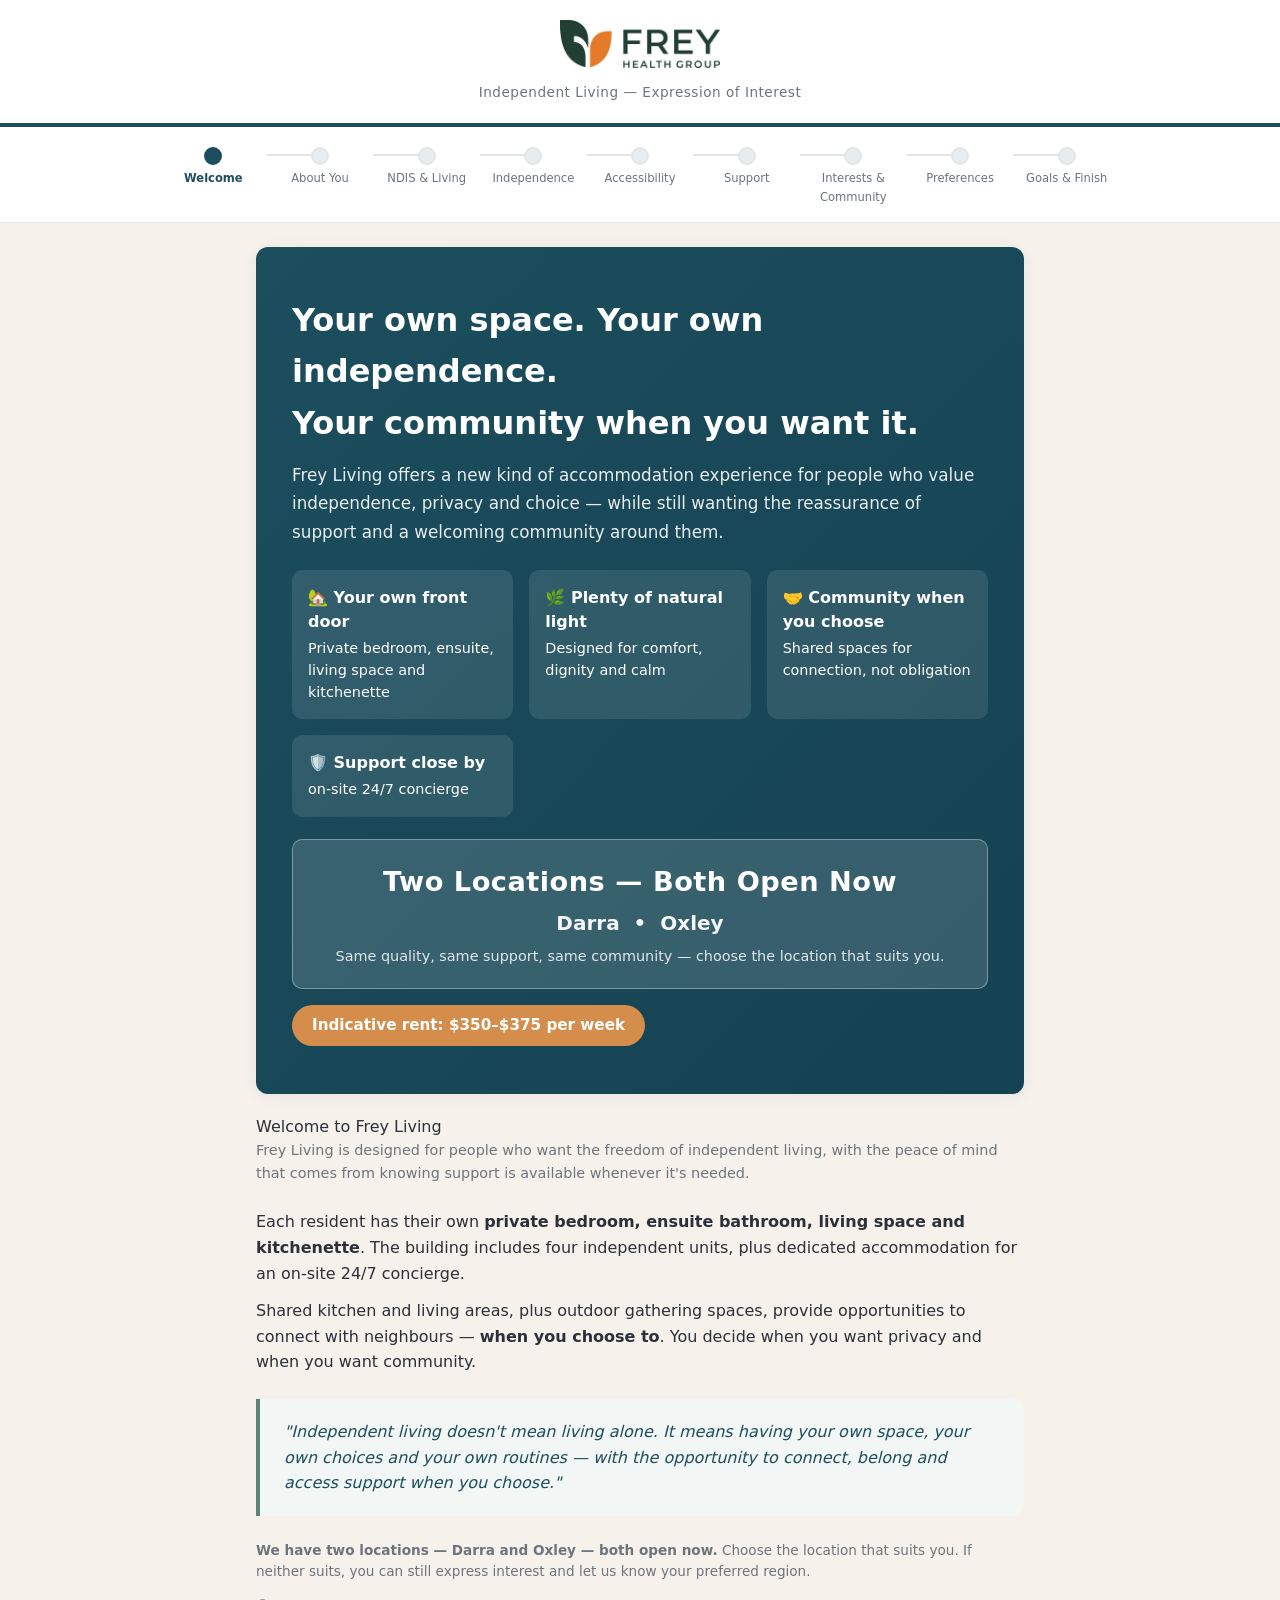
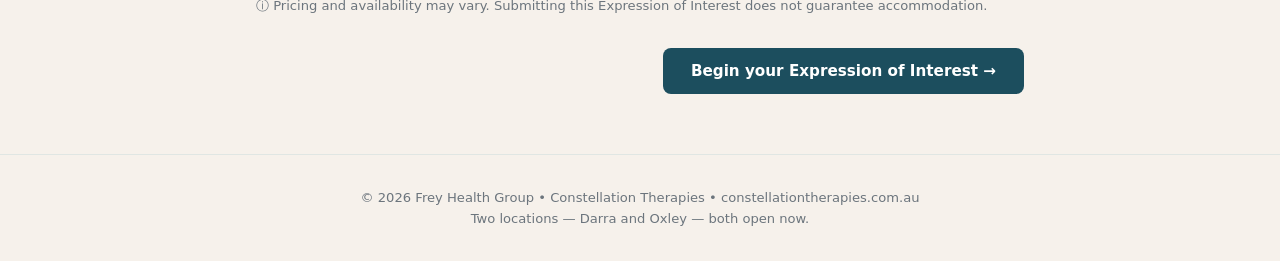
<file: freyliving/index.html>
<!DOCTYPE html>
<html lang="en">
<head>
<meta charset="UTF-8">
<meta name="viewport" content="width=device-width, initial-scale=1.0">
<link rel="icon" type="image/x-icon" href="[data-uri]">
<link rel="icon" type="image/png" sizes="32x32" href="[data-uri]">
<link rel="apple-touch-icon" href="[data-uri]">
<title>Frey Living — Expression of Interest | Frey Health Group</title>
<style>
/* ── Frey Health Group Brand ── */
:root {
  --teal: #1C4E5E;
  --sage: #5B8272;
  --ice-sage: #F2F6F4;
  --charcoal: #2B303A;
  --warm-taupe: #F6F1EB;
  --gold: #D48D4B;
  --white: #FFFFFF;
  --grey: #6C757D;
  --light-grey: #E8ECEF;
  --border: #E0E6E3;
  --danger: #C44D4D;
  --radius: 12px;
  --shadow: 0 2px 16px rgba(0,0,0,0.06);
  --font: 'Segoe UI', system-ui, -apple-system, sans-serif;
}
* { box-sizing: border-box; margin: 0; padding: 0; }
body {
  font-family: var(--font);
  background: var(--warm-taupe);
  color: var(--charcoal);
  line-height: 1.6;
  -webkit-font-smoothing: antialiased;
}

/* ── Header ── */
.header {
  background: var(--white);
  border-bottom: 4px solid var(--teal);
  padding: 20px 24px;
  text-align: center;
}
.header img { height: 44px; margin-bottom: 8px; }
.header .tagline {
  font-size: 0.85rem;
  color: var(--grey);
  letter-spacing: 0.5px;
}

/* ── Progress Bar ── */
.progress-wrap {
  background: var(--white);
  padding: 20px 24px 16px;
  border-bottom: 1px solid var(--border);
  position: sticky; top: 0; z-index: 100;
}
.progress-steps {
  display: flex;
  justify-content: space-between;
  max-width: 960px;
  margin: 0 auto;
  list-style: none;
}
.progress-steps li {
  flex: 1;
  text-align: center;
  font-size: 0.72rem;
  color: var(--grey);
  position: relative;
  padding-top: 22px;
  cursor: default;
  transition: color 0.3s;
}
.progress-steps li::before {
  content: '';
  position: absolute;
  top: 0; left: 50%;
  transform: translateX(-50%);
  width: 14px; height: 14px;
  border-radius: 50%;
  background: var(--light-grey);
  border: 2px solid var(--border);
  transition: all 0.3s;
  z-index: 2;
}
.progress-steps li::after {
  content: '';
  position: absolute;
  top: 7px; left: 0; right: 50%;
  height: 2px;
  background: var(--border);
  z-index: 1;
}
.progress-steps li:first-child::after { display: none; }
.progress-steps li.active { color: var(--teal); font-weight: 600; }
.progress-steps li.active::before {
  background: var(--teal);
  border-color: var(--teal);
}
.progress-steps li.done { color: var(--sage); }
.progress-steps li.done::before {
  background: var(--sage);
  border-color: var(--sage);
}
.progress-steps li.done::after { background: var(--sage); }
.progress-label-mobile { display: none; }

/* ── Container ── */
.container {
  max-width: 800px;
  margin: 24px auto 60px;
  padding: 0 16px;
}

/* ── Cards ── */
.card {
  background: var(--white);
  border-radius: var(--radius);
  box-shadow: var(--shadow);
  padding: 36px 32px;
  margin-bottom: 20px;
}
.card.intro-card {
  background: linear-gradient(135deg, var(--teal) 0%, #154252 100%);
  color: var(--white);
  padding: 48px 36px;
}
.card.intro-card h1 { color: var(--white); font-size: 2rem; margin-bottom: 12px; }
.card.intro-card .intro-subtitle {
  font-size: 1.05rem;
  opacity: 0.9;
  line-height: 1.7;
  margin-bottom: 20px;
}
.card.intro-card .feature-grid {
  display: grid;
  grid-template-columns: repeat(auto-fit, minmax(200px, 1fr));
  gap: 16px;
  margin-top: 24px;
}
.card.intro-card .feature-item {
  background: rgba(255,255,255,0.1);
  border-radius: 10px;
  padding: 16px;
  font-size: 0.9rem;
  line-height: 1.5;
}
.card.intro-card .feature-item strong {
  display: block;
  font-size: 1rem;
  margin-bottom: 4px;
}
.card.intro-card .price-badge {
  display: inline-block;
  background: var(--gold);
  color: var(--white);
  padding: 8px 20px;
  border-radius: 24px;
  font-weight: 600;
  font-size: 0.95rem;
  margin-top: 16px;
}

/* ── Typography ── */
h1 { font-size: 1.75rem; color: var(--teal); margin-bottom: 8px; }
h2 { font-size: 1.35rem; color: var(--teal); margin-bottom: 16px; font-weight: 600; }
h3 { font-size: 1.1rem; color: var(--charcoal); margin-bottom: 8px; }
.section-desc {
  color: var(--grey);
  font-size: 0.9rem;
  margin-bottom: 24px;
  line-height: 1.6;
}

/* ── Form Elements ── */
.form-group { margin-bottom: 20px; }
.form-group label {
  display: block;
  font-weight: 600;
  font-size: 0.9rem;
  margin-bottom: 6px;
  color: var(--charcoal);
}
.form-group .hint {
  font-size: 0.8rem;
  color: var(--grey);
  font-weight: 400;
  margin-bottom: 4px;
}
.form-group .required::after {
  content: ' *';
  color: var(--danger);
  font-weight: 400;
}
input[type="text"], input[type="email"], input[type="tel"], input[type="date"],
textarea, select {
  width: 100%;
  padding: 12px 14px;
  border: 1.5px solid var(--border);
  border-radius: 8px;
  font-size: 0.95rem;
  font-family: var(--font);
  color: var(--charcoal);
  background: var(--white);
  transition: border-color 0.2s, box-shadow 0.2s;
}
input:focus, textarea:focus, select:focus {
  outline: none;
  border-color: var(--teal);
  box-shadow: 0 0 0 3px rgba(28,78,94,0.1);
}
textarea { min-height: 100px; resize: vertical; }
select { appearance: none; background-image: url("data:image/svg+xml,%3Csvg xmlns='http://www.w3.org/2000/svg' width='12' height='12' viewBox='0 0 12 12'%3E%3Cpath fill='%236C757D' d='M6 8L1 3h10z'/%3E%3C/svg%3E"); background-repeat: no-repeat; background-position: right 14px center; padding-right: 36px; }
.form-row { display: grid; grid-template-columns: 1fr 1fr; gap: 16px; }
.form-row-3 { display: grid; grid-template-columns: 1fr 1fr 1fr; gap: 16px; }

/* ── Radio & Checkbox ── */
.radio-group, .checkbox-group { display: flex; flex-direction: column; gap: 8px; }
.radio-item, .checkbox-item {
  display: flex;
  align-items: flex-start;
  gap: 10px;
  padding: 10px 14px;
  border: 1.5px solid var(--border);
  border-radius: 8px;
  cursor: pointer;
  transition: all 0.15s;
}
.radio-item:hover, .checkbox-item:hover { border-color: var(--sage); background: var(--ice-sage); }
.radio-item.selected, .checkbox-item.selected {
  border-color: var(--teal);
  background: rgba(28,78,94,0.04);
}
.radio-item input, .checkbox-item input { margin-top: 3px; accent-color: var(--teal); }
.radio-item label, .checkbox-item label { font-weight: 400; cursor: pointer; flex: 1; }

/* ── Buttons ── */
.btn-row { display: flex; justify-content: space-between; gap: 12px; margin-top: 32px; }
.btn {
  padding: 14px 28px;
  border-radius: 8px;
  font-size: 0.95rem;
  font-weight: 600;
  cursor: pointer;
  border: none;
  transition: all 0.2s;
  font-family: var(--font);
}
.btn-primary {
  background: var(--teal);
  color: var(--white);
}
.btn-primary:hover { background: #154252; transform: translateY(-1px); box-shadow: 0 4px 12px rgba(28,78,94,0.25); }
.btn-secondary {
  background: var(--white);
  color: var(--teal);
  border: 1.5px solid var(--teal);
}
.btn-secondary:hover { background: var(--ice-sage); }
.btn-outline {
  background: transparent;
  color: var(--grey);
  border: 1px solid var(--border);
  font-weight: 400;
}
.btn-outline:hover { background: var(--light-grey); }

/* ── Step Visibility ── */
.step { display: none; }
.step.active { display: block; }

/* ── Footer ── */
.footer {
  text-align: center;
  padding: 32px 16px;
  color: var(--grey);
  font-size: 0.82rem;
  border-top: 1px solid var(--border);
  margin-top: 40px;
}

/* ── Confirmation ── */
.confirmation {
  text-align: center;
  padding: 48px 24px;
}
.confirmation .check-icon {
  width: 64px; height: 64px;
  background: var(--sage);
  border-radius: 50%;
  display: flex;
  align-items: center;
  justify-content: center;
  margin: 0 auto 24px;
  font-size: 2rem;
  color: white;
}
.confirmation h1 { margin-bottom: 16px; }
.confirmation p { color: var(--grey); font-size: 1.05rem; max-width: 520px; margin: 0 auto 12px; line-height: 1.7; }

/* ── Accent Quote ── */
.accent-quote {
  border-left: 4px solid var(--sage);
  background: var(--ice-sage);
  padding: 20px 24px;
  border-radius: 0 var(--radius) var(--radius) 0;
  margin: 24px 0;
  font-style: italic;
  color: var(--teal);
  font-size: 1rem;
}

/* ── Responsive ── */
@media (max-width: 640px) {
  .form-row, .form-row-3 { grid-template-columns: 1fr; }
  .card { padding: 24px 18px; }
  .card.intro-card { padding: 32px 20px; }
  .card.intro-card h1 { font-size: 1.5rem; }
  .card.intro-card .feature-grid { grid-template-columns: 1fr; }
  .progress-steps li { font-size: 0.65rem; }
  .progress-steps li span.full { display: none; }
  .progress-label-mobile { display: block; font-size: 0.85rem; font-weight: 600; color: var(--teal); margin-bottom: 12px; }
  h1 { font-size: 1.4rem; }
  .btn { padding: 12px 20px; font-size: 0.9rem; }
}

/* ── Error state ── */
.error-msg { color: var(--danger); font-size: 0.82rem; margin-top: 4px; display: none; }
.form-group.error input, .form-group.error select, .form-group.error textarea { border-color: var(--danger); }
.form-group.error .error-msg { display: block; }

/* ── Conditional fields ── */
.conditional { display: none; margin-top: 12px; padding: 16px; background: var(--ice-sage); border-radius: 8px; }
.conditional.show { display: block; }

/* ── Tags / Interests grid ── */
.tag-grid {
  display: grid;
  grid-template-columns: repeat(auto-fill, minmax(140px, 1fr));
  gap: 8px;
}
.tag-item {
  padding: 10px 14px;
  border: 1.5px solid var(--border);
  border-radius: 24px;
  text-align: center;
  font-size: 0.85rem;
  cursor: pointer;
  transition: all 0.15s;
  user-select: none;
}
.tag-item:hover { border-color: var(--sage); background: var(--ice-sage); }
.tag-item.selected { background: var(--teal); color: white; border-color: var(--teal); }
</style>
</head>
<body>

<div class="header">
  <img src="[data-uri]" alt="Frey Health Group" style="height:48px;margin-bottom:6px;">
  <div class="tagline">Independent Living — Expression of Interest</div>
</div>

<div class="progress-wrap">
  <div class="progress-label-mobile" id="stepLabel">Step 1 of 8 — Welcome</div>
  <ul class="progress-steps" id="progressSteps">
    <li class="active" data-step="0"><span class="full">Welcome</span></li>
    <li data-step="1"><span class="full">About You</span></li>
    <li data-step="2"><span class="full">NDIS &amp; Living</span></li>
    <li data-step="3"><span class="full">Independence</span></li>
    <li data-step="4"><span class="full">Accessibility</span></li>
    <li data-step="5"><span class="full">Support</span></li>
    <li data-step="6"><span class="full">Interests &amp; Community</span></li>
    <li data-step="7"><span class="full">Preferences</span></li>
    <li data-step="8"><span class="full">Goals &amp; Finish</span></li>
  </ul>
</div>

<div class="container">

<!-- ═══════════ STEP 0: INTRODUCTION ═══════════ -->
<div class="step active" id="step0">
  <div class="card intro-card">
    <h1>Your own space. Your own independence. <br>Your community when you want it.</h1>
    <p class="intro-subtitle">
      Frey Living offers a new kind of accommodation experience for people who value independence, privacy and choice — while still wanting the reassurance of support and a welcoming community around them.
    </p>
    <div class="feature-grid">
      <div class="feature-item"><strong>🏡 Your own front door</strong>Private bedroom, ensuite, living space and kitchenette</div>
      <div class="feature-item"><strong>🌿 Plenty of natural light</strong>Designed for comfort, dignity and calm</div>
      <div class="feature-item"><strong>🤝 Community when you choose</strong>Shared spaces for connection, not obligation</div>
      <div class="feature-item"><strong>🛡️ Support close by</strong>on-site 24/7 concierge</div>
    </div>
    <div style="background: rgba(255,255,255,0.14); border: 1.5px solid rgba(255,255,255,0.35); border-radius: 10px; padding: 20px 22px; margin-top: 22px; text-align: center;">
      <div style="font-size: 1.7rem; font-weight: 700; letter-spacing: 0.5px; margin-bottom: 4px;">Two Locations — Both Open Now</div>
      <div style="font-size: 1.25rem; font-weight: 600; opacity: 0.95;">Darra &nbsp;•&nbsp; Oxley</div>
      <div style="font-size: 0.9rem; opacity: 0.85; margin-top: 6px;">Same quality, same support, same community — choose the location that suits you.</div>
    </div>
    <div class="price-badge">Indicative rent: $350–$375 per week</div>
  </div>

  Welcome to Frey Living</h2>
    <p class="section-desc">
      Frey Living is designed for people who want the freedom of independent living, with the peace of mind that comes from knowing support is available whenever it's needed.
    </p>
    <p style="margin-bottom:12px;">Each resident has their own <strong>private bedroom, ensuite bathroom, living space and kitchenette</strong>. The building includes four independent units, plus dedicated accommodation for an on-site 24/7 concierge.</p>
    <p style="margin-bottom:12px;">Shared kitchen and living areas, plus outdoor gathering spaces, provide opportunities to connect with neighbours — <strong>when you choose to</strong>. You decide when you want privacy and when you want community.</p>
    <div class="accent-quote">
      "Independent living doesn't mean living alone. It means having your own space, your own choices and your own routines — with the opportunity to connect, belong and access support when you choose."
    </div>
    <p style="font-size:0.85rem; color: var(--grey); margin-top: 16px;">
      <strong>We have two locations — Darra and Oxley — both open now.</strong> Choose the location that suits you. If neither suits, you can still express interest and let us know your preferred region.
    </p>
    <p style="font-size:0.82rem; color: var(--grey); margin-top: 12px;">
      ⓘ Pricing and availability may vary. Submitting this Expression of Interest does not guarantee accommodation.
    </p>
    <div class="btn-row">
      <div></div>
      <button class="btn btn-primary" onclick="goToStep(1)">Begin your Expression of Interest →</button>
    </div>
  </div>
</div>

<!-- ═══════════ STEP 1: ABOUT YOU ═══════════ -->
<div class="step" id="step1">
  <div class="card">
    <h2>About You</h2>
    <p class="section-desc">Let's start with the basics. This helps us get to know you and how best to stay in touch.</p>

    <div class="form-row">
      <div class="form-group"><label class="required">Full name</label><input type="text" id="fullName" placeholder="Your full legal name"></div>
      <div class="form-group"><label>Preferred name</label><input type="text" id="prefName" placeholder="What should we call you?"></div>
    </div>
    <div class="form-row">
      <div class="form-group"><label class="required">Date of birth</label><input type="date" id="dob"></div>
      <div class="form-group"><label>Pronouns <span class="hint">(optional)</span></label><input type="text" id="pronouns" placeholder="e.g. she/her, he/him, they/them"></div>
    </div>
    <div class="form-row">
      <div class="form-group"><label class="required">Phone number</label><input type="tel" id="phone" placeholder="04XX XXX XXX"></div>
      <div class="form-group"><label class="required">Email address</label><input type="email" id="email" placeholder="your@email.com"></div>
    </div>
    <div class="form-row">
      <div class="form-group"><label>Current suburb</label><input type="text" id="suburb" placeholder="Where do you live now?"></div>
      <div class="form-group"><label>Preferred contact method</label><select id="contactMethod"><option value="">Select...</option><option>Phone</option><option>Email</option><option>SMS</option><option>Either is fine</option></select></div>
    </div>
    <div class="form-group"><label>Best time to contact you</label><select id="contactTime"><option value="">Select...</option><option>Morning</option><option>Afternoon</option><option>Early evening</option><option>Anytime</option></select></div>

    <h3 style="margin-top:28px;">Emergency Contact</h3>
    <div class="form-row">
      <div class="form-group"><label class="required">Name</label><input type="text" id="emName" placeholder="Emergency contact name"></div>
      <div class="form-group"><label>Relationship</label><input type="text" id="emRel" placeholder="e.g. Parent, sibling, friend"></div>
    </div>
    <div class="form-group"><label class="required">Phone number</label><input type="tel" id="emPhone" placeholder="Emergency contact phone"></div>

    <h3 style="margin-top:28px;">Who is helping you complete this Expression of Interest?</h3>
    <div class="radio-group" id="helperType">
      <div class="radio-item" onclick="selectRadio(this,'helperType');toggleConditional('helperDetails','self')"><input type="radio" name="helper" value="self"><label>I am completing it myself</label></div>
      <div class="radio-item" onclick="selectRadio(this,'helperType');toggleConditional('helperDetails','other')"><input type="radio" name="helper" value="family"><label>Family member</label></div>
      <div class="radio-item" onclick="selectRadio(this,'helperType');toggleConditional('helperDetails','other')"><input type="radio" name="helper" value="support_worker"><label>Support worker</label></div>
      <div class="radio-item" onclick="selectRadio(this,'helperType');toggleConditional('helperDetails','other')"><input type="radio" name="helper" value="support_coordinator"><label>Support Coordinator</label></div>
      <div class="radio-item" onclick="selectRadio(this,'helperType');toggleConditional('helperDetails','other')"><input type="radio" name="helper" value="plan_manager"><label>Plan Manager</label></div>
      <div class="radio-item" onclick="selectRadio(this,'helperType');toggleConditional('helperDetails','other')"><input type="radio" name="helper" value="allied_health"><label>Allied health professional</label></div>
      <div class="radio-item" onclick="selectRadio(this,'helperType');toggleConditional('helperDetails','other')"><input type="radio" name="helper" value="advocate"><label>Advocate</label></div>
      <div class="radio-item" onclick="selectRadio(this,'helperType');toggleConditional('helperDetails','other')"><input type="radio" name="helper" value="other"><label>Other</label></div>
    </div>
    <div class="conditional" id="helperDetails">
      <div class="form-row">
        <div class="form-group"><label>Name</label><input type="text" id="helperName"></div>
        <div class="form-group"><label>Organisation / Relationship</label><input type="text" id="helperOrg"></div>
      </div>
      <div class="form-row">
        <div class="form-group"><label>Contact details</label><input type="text" id="helperContact"></div>
        <div class="form-group"><label>Relationship to applicant</label><input type="text" id="helperRel"></div>
      </div>
    </div>
    <div class="btn-row">
      <button class="btn btn-outline" onclick="goToStep(0)">← Back</button>
      <button class="btn btn-primary" onclick="goToStep(2)">Continue →</button>
    </div>
  </div>
</div>

<!-- ═══════════ STEP 2: NDIS + CURRENT LIVING ═══════════ -->
<div class="step" id="step2">
  <div class="card">
    <h2>Your NDIS Details</h2>
    <p class="section-desc">This information helps us understand your funding arrangements.</p>
    <div class="form-row">
      <div class="form-group"><label>NDIS participant number</label><input type="text" id="ndisNumber" placeholder="If known"></div>
      <div class="form-group"><label>NDIS plan dates</label><input type="text" id="ndisDates" placeholder="e.g. Jan 2026 – Jan 2027"></div>
    </div>
    <div class="form-group"><label>Plan management type</label>
      <div class="radio-group" id="planMgmt">
        <div class="radio-item" onclick="selectRadio(this,'planMgmt')"><input type="radio" name="planMgmt" value="self"><label>Self-managed</label></div>
        <div class="radio-item" onclick="selectRadio(this,'planMgmt')"><input type="radio" name="planMgmt" value="plan"><label>Plan-managed</label></div>
        <div class="radio-item" onclick="selectRadio(this,'planMgmt')"><input type="radio" name="planMgmt" value="agency"><label>Agency-managed (NDIA)</label></div>
        <div class="radio-item" onclick="selectRadio(this,'planMgmt')"><input type="radio" name="planMgmt" value="unsure"><label>I'm not sure</label></div>
      </div>
    </div>
    <div class="form-row">
      <div class="form-group"><label>Support Coordinator name</label><input type="text" id="scName"></div>
      <div class="form-group"><label>Support Coordinator organisation</label><input type="text" id="scOrg"></div>
    </div>
    <div class="form-group"><label>Support Coordinator contact details</label><input type="text" id="scContact"></div>
    <div class="form-row">
      <div class="form-group"><label>Plan Manager name (if applicable)</label><input type="text" id="pmName"></div>
      <div class="form-group"><label>Plan Manager contact</label><input type="text" id="pmContact"></div>
    </div>
    <div class="form-group"><label>Do you currently have funding that may support your accommodation or support needs?</label>
      <div class="radio-group" id="hasFunding">
        <div class="radio-item" onclick="selectRadio(this,'hasFunding')"><input type="radio" name="hasFunding" value="yes"><label>Yes</label></div>
        <div class="radio-item" onclick="selectRadio(this,'hasFunding')"><input type="radio" name="hasFunding" value="no"><label>No</label></div>
        <div class="radio-item" onclick="selectRadio(this,'hasFunding')"><input type="radio" name="hasFunding" value="unsure"><label>Unsure</label></div>
        <div class="radio-item" onclick="selectRadio(this,'hasFunding')"><input type="radio" name="hasFunding" value="review"><label>Currently being reviewed</label></div>
      </div>
    </div>
    <div class="form-group">
      <div class="checkbox-item" onclick="this.classList.toggle('selected');this.querySelector('input').checked=!this.querySelector('input').checked">
        <input type="checkbox" id="wantNdisHelp"><label>I would like assistance understanding how my NDIS funding may relate to my accommodation and support arrangements</label>
      </div>
      <p class="hint" style="margin-top:6px;">Frey Health Group does not provide definitive NDIS funding advice through this form.</p>
    </div>
  </div>

  <div class="card">
    <h2>About Your Current Living Situation</h2>
    <div class="form-group"><label>Where do you currently live?</label><input type="text" id="currentLive" placeholder="Suburb or area"></div>
    <div class="form-group"><label>Who do you currently live with?</label><input type="text" id="liveWith" placeholder="e.g. Family, housemates, alone"></div>
    <div class="form-group"><label>How long have you lived there?</label><input type="text" id="liveHowLong"></div>
    <div class="form-group"><label>What do you like about your current living arrangement?</label><textarea id="likeCurrent" rows="2"></textarea></div>
    <div class="form-group"><label>What would you like to be different?</label><textarea id="differentWish" rows="2"></textarea></div>
    <div class="form-group"><label>Why are you considering independent living now?</label><textarea id="whyNow" rows="2"></textarea></div>
    <div class="form-row">
      <div class="form-group"><label>Have you previously lived independently?</label><select id="livedIndep"><option value="">Select...</option><option>Yes</option><option>No</option><option>Some experience</option></select></div>
      <div class="form-group"><label>Have you previously lived away from family?</label><select id="livedAway"><option value="">Select...</option><option>Yes</option><option>No</option></select></div>
    </div>
    <div class="form-group"><label>What does "independent living" mean to you?</label><textarea id="indepMeaning" rows="2" placeholder="There are no wrong answers — we'd love to hear what independence looks like through your eyes."></textarea></div>
    <div class="form-group"><label>Tell us what you are hoping your new home will help you achieve.</label><textarea id="homeGoals" rows="3" placeholder="What does your ideal next chapter look like?"></textarea></div>
    <div class="btn-row">
      <button class="btn btn-outline" onclick="goToStep(1)">← Back</button>
      <button class="btn btn-primary" onclick="goToStep(3)">Continue →</button>
    </div>
  </div>
</div>

<!-- ═══════════ STEP 3: YOUR INDEPENDENCE ═══════════ -->
<div class="step" id="step3">
  <div class="card">
    <h2>Your Independence</h2>
    <p class="section-desc">This section helps us understand what you do now and where you'd like to grow. There are no right answers — this is about you.</p>
    <div id="independenceGrid"></div>
    <div class="form-group" style="margin-top:20px;"><label>What are you most proud of being able to do independently?</label><textarea id="proudOf" rows="2" placeholder="We'd love to celebrate your strengths with you."></textarea></div>
    <div class="form-group"><label>Are there areas where you would like more independence or confidence?</label><textarea id="wantMoreIndep" rows="2"></textarea></div>
    <div class="btn-row">
      <button class="btn btn-outline" onclick="goToStep(2)">← Back</button>
      <button class="btn btn-primary" onclick="goToStep(4)">Continue →</button>
    </div>
  </div>
</div>

<!-- ═══════════ STEP 4: ACCESSIBILITY ═══════════ -->
<div class="step" id="step4">
  <div class="card">
    <h2>Accessibility and Environmental Needs</h2>
    <p class="section-desc">Your new home should work for you. Help us understand what you need to feel comfortable, safe and at ease.</p>

    <h3>Mobility</h3>
    <div class="radio-group" id="mobility">
      <div class="radio-item" onclick="selectRadio(this,'mobility')"><input type="radio" name="mobility" value="independent"><label>I walk independently</label></div>
      <div class="radio-item" onclick="selectRadio(this,'mobility')"><input type="radio" name="mobility" value="walking_aid"><label>I use a walking aid</label></div>
      <div class="radio-item" onclick="selectRadio(this,'mobility')"><input type="radio" name="mobility" value="manual_wheelchair"><label>I use a manual wheelchair</label></div>
      <div class="radio-item" onclick="selectRadio(this,'mobility')"><input type="radio" name="mobility" value="powered_wheelchair"><label>I use a powered wheelchair</label></div>
      <div class="radio-item" onclick="selectRadio(this,'mobility')"><input type="radio" name="mobility" value="transfer_assist"><label>I need transfer assistance</label></div>
      <div class="radio-item" onclick="selectRadio(this,'mobility')"><input type="radio" name="mobility" value="other"><label>Other</label></div>
    </div>

    <h3 style="margin-top:24px;">Bathroom</h3>
    <div class="tag-grid" id="bathroomNeeds">
      <div class="tag-item" onclick="this.classList.toggle('selected')">Shower chair</div>
      <div class="tag-item" onclick="this.classList.toggle('selected')">Grab rails</div>
      <div class="tag-item" onclick="this.classList.toggle('selected')">Level-access shower</div>
      <div class="tag-item" onclick="this.classList.toggle('selected')">Toilet transfer support</div>
      <div class="tag-item" onclick="this.classList.toggle('selected')">Hand-held shower head</div>
      <div class="tag-item" onclick="this.classList.toggle('selected')">Other bathroom modifications</div>
    </div>

    <h3 style="margin-top:24px;">Bedroom</h3>
    <div class="tag-grid" id="bedroomNeeds">
      <div class="tag-item" onclick="this.classList.toggle('selected')">Transfer space beside bed</div>
      <div class="tag-item" onclick="this.classList.toggle('selected')">Ceiling hoist</div>
      <div class="tag-item" onclick="this.classList.toggle('selected')">Equipment storage</div>
      <div class="tag-item" onclick="this.classList.toggle('selected')">Turning circle (wheelchair)</div>
      <div class="tag-item" onclick="this.classList.toggle('selected')">Adjustable bed</div>
      <div class="tag-item" onclick="this.classList.toggle('selected')">Pressure care mattress</div>
    </div>

    <h3 style="margin-top:24px;">Kitchenette</h3>
    <div class="tag-grid" id="kitchenNeeds">
      <div class="tag-item" onclick="this.classList.toggle('selected')">Lowered bench height</div>
      <div class="tag-item" onclick="this.classList.toggle('selected')">Accessible appliances</div>
      <div class="tag-item" onclick="this.classList.toggle('selected')">Seating for meal prep</div>
      <div class="tag-item" onclick="this.classList.toggle('selected')">Visual prompts/labels</div>
      <div class="tag-item" onclick="this.classList.toggle('selected')">Safety considerations</div>
    </div>

    <h3 style="margin-top:24px;">Sensory Environment</h3>
    <div class="tag-grid" id="sensoryNeeds">
      <div class="tag-item" onclick="this.classList.toggle('selected')">Sensitive to bright light</div>
      <div class="tag-item" onclick="this.classList.toggle('selected')">Prefer low/dim lighting</div>
      <div class="tag-item" onclick="this.classList.toggle('selected')">Sensitive to noise</div>
      <div class="tag-item" onclick="this.classList.toggle('selected')">Need a quieter location</div>
      <div class="tag-item" onclick="this.classList.toggle('selected')">Prefer smaller groups</div>
      <div class="tag-item" onclick="this.classList.toggle('selected')">Sensitive to temperature</div>
      <div class="tag-item" onclick="this.classList.toggle('selected')">Sensitive to strong smells</div>
      <div class="tag-item" onclick="this.classList.toggle('selected')">Prefer minimal visual clutter</div>
    </div>

    <h3 style="margin-top:24px;">Communication</h3>
    <div class="tag-grid" id="commNeeds">
      <div class="tag-item" onclick="this.classList.toggle('selected')">Communication device</div>
      <div class="tag-item" onclick="this.classList.toggle('selected')">Auslan / sign language</div>
      <div class="tag-item" onclick="this.classList.toggle('selected')">Easy Read materials</div>
      <div class="tag-item" onclick="this.classList.toggle('selected')">Visual communication</div>
      <div class="tag-item" onclick="this.classList.toggle('selected')">Extra processing time</div>
      <div class="tag-item" onclick="this.classList.toggle('selected')">Support person to assist</div>
    </div>

    <div class="form-group" style="margin-top:20px;"><label>Please tell us anything about the environment, accessibility or layout that would help your new home work well for you.</label><textarea id="accessNotes" rows="3" placeholder="The more we know, the better we can make sure your home fits you."></textarea></div>
    <div class="btn-row">
      <button class="btn btn-outline" onclick="goToStep(3)">← Back</button>
      <button class="btn btn-primary" onclick="goToStep(5)">Continue →</button>
    </div>
  </div>
</div>

<!-- ═══════════ STEP 5: SUPPORT + SAFETY ═══════════ -->
<div class="step" id="step5">
  <div class="card">
    <h2>Your Support Needs</h2>
    <p class="section-desc">Understanding what support looks like for you helps us make sure the right things are in place.</p>

    <h3>What support do you currently receive?</h3>
    <div class="tag-grid" id="currentSupport">
      <div class="tag-item" onclick="this.classList.toggle('selected')">Personal care</div>
      <div class="tag-item" onclick="this.classList.toggle('selected')">Domestic assistance</div>
      <div class="tag-item" onclick="this.classList.toggle('selected')">Community access</div>
      <div class="tag-item" onclick="this.classList.toggle('selected')">Meal preparation</div>
      <div class="tag-item" onclick="this.classList.toggle('selected')">Medication support</div>
      <div class="tag-item" onclick="this.classList.toggle('selected')">Transport</div>
      <div class="tag-item" onclick="this.classList.toggle('selected')">Behaviour support</div>
      <div class="tag-item" onclick="this.classList.toggle('selected')">Allied health</div>
      <div class="tag-item" onclick="this.classList.toggle('selected')">Overnight support</div>
      <div class="tag-item" onclick="this.classList.toggle('selected')">I don't currently receive support</div>
    </div>
    <div class="form-group" style="margin-top:16px;"><label>How much support do you currently receive each week? <span class="hint">(Approximate hours)</span></label><input type="text" id="supportHours" placeholder="e.g. 10 hours per week, or describe what support looks like"></div>
    <div class="form-group"><label>What support would help you feel confident living independently?</label><textarea id="supportConfidence" rows="2"></textarea></div>
    <div class="form-group"><label>Who is currently part of your support network?</label><textarea id="supportPeople" rows="2" placeholder="e.g. Support workers, family, allied health, Support Coordinator, friends, other professionals"></textarea></div>
  </div>

  <div class="card">
    <h2>Safety and Wellbeing</h2>
    <p class="section-desc">These questions help us understand what you may need to feel safe and supported in your new home. Please only provide information relevant to your accommodation and support needs.</p>
    <div class="tag-grid" id="safetyNeeds">
      <div class="tag-item" onclick="this.classList.toggle('selected')">Emergency support needs</div>
      <div class="tag-item" onclick="this.classList.toggle('selected')">Falls risk</div>
      <div class="tag-item" onclick="this.classList.toggle('selected')">Seizure management</div>
      <div class="tag-item" onclick="this.classList.toggle('selected')">Medication management</div>
      <div class="tag-item" onclick="this.classList.toggle('selected')">Overnight support needs</div>
      <div class="tag-item" onclick="this.classList.toggle('selected')">Emergency evacuation planning</div>
      <div class="tag-item" onclick="this.classList.toggle('selected')">Fire safety considerations</div>
      <div class="tag-item" onclick="this.classList.toggle('selected')">Medical equipment</div>
      <div class="tag-item" onclick="this.classList.toggle('selected')">Mobility equipment</div>
      <div class="tag-item" onclick="this.classList.toggle('selected')">Assistance during emergencies</div>
    </div>
    <div class="form-group" style="margin-top:16px;"><label>Is there anything that our accommodation team should know to help keep you safe?</label><textarea id="safetyNotes" rows="3"></textarea></div>
    <div class="btn-row">
      <button class="btn btn-outline" onclick="goToStep(4)">← Back</button>
      <button class="btn btn-primary" onclick="goToStep(6)">Continue →</button>
    </div>
  </div>
</div>

<!-- ═══════════ STEP 6: INTERESTS + COMMUNITY ═══════════ -->
<div class="step" id="step6">
  <div class="card">
    <h2>Your Interests and Personality</h2>
    <p class="section-desc">We don't just want to know what support you need. We want to know who you are.</p>
    <div class="form-group"><label>Tell us a little about you.</label><textarea id="aboutYou" rows="3" placeholder="What makes you, you? What lights you up? What do you care about?"></textarea></div>

    <h3>What interests you?</h3>
    <div class="tag-grid" id="interests">
      <div class="tag-item" onclick="this.classList.toggle('selected')">🎵 Music</div>
      <div class="tag-item" onclick="this.classList.toggle('selected')">⚽ Sport</div>
      <div class="tag-item" onclick="this.classList.toggle('selected')">🎨 Art</div>
      <div class="tag-item" onclick="this.classList.toggle('selected')">🍳 Cooking</div>
      <div class="tag-item" onclick="this.classList.toggle('selected')">🎮 Gaming</div>
      <div class="tag-item" onclick="this.classList.toggle('selected')">🐾 Animals</div>
      <div class="tag-item" onclick="this.classList.toggle('selected')">🌱 Gardening</div>
      <div class="tag-item" onclick="this.classList.toggle('selected')">🎬 Movies/TV</div>
      <div class="tag-item" onclick="this.classList.toggle('selected')">📚 Reading</div>
      <div class="tag-item" onclick="this.classList.toggle('selected')">💪 Fitness</div>
      <div class="tag-item" onclick="this.classList.toggle('selected')">🤝 Community activities</div>
      <div class="tag-item" onclick="this.classList.toggle('selected')">🙋 Volunteering</div>
      <div class="tag-item" onclick="this.classList.toggle('selected')">📖 Study</div>
      <div class="tag-item" onclick="this.classList.toggle('selected')">💼 Work</div>
      <div class="tag-item" onclick="this.classList.toggle('selected')">☕ Social activities</div>
      <div class="tag-item" onclick="this.classList.toggle('selected')">🙏 Religion/spirituality</div>
    </div>

    <div class="form-group" style="margin-top:16px;"><label>What do you enjoy doing in your free time?</label><textarea id="freeTime" rows="2"></textarea></div>
    <div class="form-group"><label>What would you love to do more of if you had your own home?</label><textarea id="moreOf" rows="2"></textarea></div>
    <div class="form-group"><label>What would make your new home feel like YOUR home?</label><textarea id="feelHome" rows="2"></textarea></div>
  </div>

  <div class="card">
    <h2>Community and Neighbours</h2>
    <p class="section-desc">Each building has four independent units and shared spaces designed to create opportunities for connection — when you choose.</p>

    <div class="form-group"><label>How would you describe your ideal balance between privacy and community?</label>
      <div class="radio-group" id="privacyBalance">
        <div class="radio-item" onclick="selectRadio(this,'privacyBalance')"><input type="radio" name="privacyBalance" value="mostly_privacy"><label>I mostly value my own privacy and space</label></div>
        <div class="radio-item" onclick="selectRadio(this,'privacyBalance')"><input type="radio" name="privacyBalance" value="occasional"><label>I like occasional social interaction</label></div>
        <div class="radio-item" onclick="selectRadio(this,'privacyBalance')"><input type="radio" name="privacyBalance" value="regular"><label>I would love regular opportunities to socialise</label></div>
        <div class="radio-item" onclick="selectRadio(this,'privacyBalance')"><input type="radio" name="privacyBalance" value="close_community"><label>I would love to be part of a close community</label></div>
        <div class="radio-item" onclick="selectRadio(this,'privacyBalance')"><input type="radio" name="privacyBalance" value="unsure"><label>I'm not sure yet — I'd like to explore this</label></div>
      </div>
    </div>

    <h3 style="margin-top:20px;">What kinds of shared activities would you enjoy?</h3>
    <div class="tag-grid" id="sharedActivities">
      <div class="tag-item" onclick="this.classList.toggle('selected')">Shared meals</div>
      <div class="tag-item" onclick="this.classList.toggle('selected')">BBQs</div>
      <div class="tag-item" onclick="this.classList.toggle('selected')">Movie nights</div>
      <div class="tag-item" onclick="this.classList.toggle('selected')">Games</div>
      <div class="tag-item" onclick="this.classList.toggle('selected')">Gardening</div>
      <div class="tag-item" onclick="this.classList.toggle('selected')">Cooking together</div>
      <div class="tag-item" onclick="this.classList.toggle('selected')">Craft</div>
      <div class="tag-item" onclick="this.classList.toggle('selected')">Exercise</div>
      <div class="tag-item" onclick="this.classList.toggle('selected')">Celebrations</div>
      <div class="tag-item" onclick="this.classList.toggle('selected')">Outdoor activities</div>
      <div class="tag-item" onclick="this.classList.toggle('selected')">Community outings</div>
    </div>

    <div class="form-group" style="margin-top:16px;">
      <div class="checkbox-item" onclick="this.classList.toggle('selected');this.querySelector('input').checked=!this.querySelector('input').checked">
        <input type="checkbox" id="createActivities"><label>I would be interested in helping create activities or events for the community</label>
      </div>
    </div>

    <div class="btn-row">
      <button class="btn btn-outline" onclick="goToStep(5)">← Back</button>
      <button class="btn btn-primary" onclick="goToStep(7)">Continue →</button>
    </div>
  </div>
</div>

<!-- ═══════════ STEP 7: PREFERENCES + COMPATIBILITY ═══════════ -->
<div class="step" id="step7">
  <div class="card">
    <h2>Accommodation Preferences</h2>
    <div class="form-group"><label>Preferred move-in timeframe</label><select id="moveTimeframe"><option value="">Select...</option><option>As soon as possible</option><option>Within 1–2 months</option><option>Within 3–6 months</option><option>Within 6–12 months</option><option>Just exploring at this stage</option></select></div>
    <div class="form-group"><label>Are you flexible with availability?</label><select id="flexibleAvail"><option value="">Select...</option><option>Yes, I'm flexible</option><option>I have a specific timeframe in mind</option><option>I'm not sure yet</option></select></div>
    <div class="form-group"><label>Preferred location</label>
      <div class="radio-group" id="prefRegion">
        <div class="radio-item" onclick="selectRadio(this,'prefRegion')"><input type="radio" name="prefRegion" value="darra"><label>Darra</label></div>
        <div class="radio-item" onclick="selectRadio(this,'prefRegion')"><input type="radio" name="prefRegion" value="oxley"><label>Oxley</label></div>
        <div class="radio-item" onclick="selectRadio(this,'prefRegion')"><input type="radio" name="prefRegion" value="other"><label>Another Brisbane region (please specify)</label></div>
      </div>
    </div>
    <div class="form-group"><label>If neither Darra nor Oxley suits, which Brisbane region would you prefer?</label><input type="text" id="otherRegion" placeholder="e.g. North Brisbane, Ipswich, Logan, Sunshine Coast..."></div>
    <div class="form-row">
      <div class="form-group"><label>Do you require parking?</label><select id="needParking"><option value="">Select...</option><option>Yes</option><option>No</option></select></div>
      <div class="form-group"><label>Do you have a vehicle?</label><select id="hasVehicle"><option value="">Select...</option><option>Yes</option><option>No</option></select></div>
    </div>
    <div class="form-row">
      <div class="form-group"><label>Do you have a service animal or pet?</label><select id="hasPet"><option value="">Select...</option><option>Yes</option><option>No</option></select></div>
      <div class="form-group"><label>Do you require additional storage?</label><select id="needStorage"><option value="">Select...</option><option>Yes</option><option>No</option></select></div>
    </div>

    <h3 style="margin-top:24px;">What are the three most important things you are looking for in your new home?</h3>
    <p class="hint">Select up to three.</p>
    <div class="tag-grid" id="topThree" data-max="3">
      <div class="tag-item" onclick="toggleMax(this,3)">Privacy</div>
      <div class="tag-item" onclick="toggleMax(this,3)">Independence</div>
      <div class="tag-item" onclick="toggleMax(this,3)">Safety</div>
      <div class="tag-item" onclick="toggleMax(this,3)">Accessibility</div>
      <div class="tag-item" onclick="toggleMax(this,3)">Community</div>
      <div class="tag-item" onclick="toggleMax(this,3)">Location</div>
      <div class="tag-item" onclick="toggleMax(this,3)">Natural light</div>
      <div class="tag-item" onclick="toggleMax(this,3)">Quiet environment</div>
      <div class="tag-item" onclick="toggleMax(this,3)">Support nearby</div>
      <div class="tag-item" onclick="toggleMax(this,3)">Social opportunities</div>
      <div class="tag-item" onclick="toggleMax(this,3)">Outdoor space</div>
      <div class="tag-item" onclick="toggleMax(this,3)">Other</div>
    </div>
  </div>

  <div class="card">
    <h2>Compatibility and Community Considerations</h2>
    <p class="section-desc">These questions help us understand how we can best support a positive living environment for everyone. This isn't about excluding anyone — it's about making sure the environment works for you.</p>

    <div class="form-group"><label>Are there any aspects of living alongside other residents that may be challenging for you?</label>
      <div class="tag-grid" id="challenges">
        <div class="tag-item" onclick="this.classList.toggle('selected')">Noise</div>
        <div class="tag-item" onclick="this.classList.toggle('selected')">Shared spaces</div>
        <div class="tag-item" onclick="this.classList.toggle('selected')">Unexpected visitors</div>
        <div class="tag-item" onclick="this.classList.toggle('selected')">Pets</div>
        <div class="tag-item" onclick="this.classList.toggle('selected')">Social interaction</div>
        <div class="tag-item" onclick="this.classList.toggle('selected')">Changes to routine</div>
        <div class="tag-item" onclick="this.classList.toggle('selected')">Sensory factors</div>
      </div>
    </div>

    <div class="form-group"><label>What helps you feel comfortable and settled when living around other people?</label><textarea id="comfortSettled" rows="2"></textarea></div>
    <div class="btn-row">
      <button class="btn btn-outline" onclick="goToStep(6)">← Back</button>
      <button class="btn btn-primary" onclick="goToStep(8)">Continue →</button>
    </div>
  </div>
</div>

<!-- ═══════════ STEP 8: GOALS + NETWORK + DOCS + FINISH ═══════════ -->
<div class="step" id="step8">
  <div class="card">
    <h2>Your Goals</h2>
    <div class="form-group"><label>What would successful independent living look like for you?</label>
      <div class="tag-grid" id="goals">
        <div class="tag-item" onclick="this.classList.toggle('selected')">Greater independence</div>
        <div class="tag-item" onclick="this.classList.toggle('selected')">Living away from family</div>
        <div class="tag-item" onclick="this.classList.toggle('selected')">Developing daily living skills</div>
        <div class="tag-item" onclick="this.classList.toggle('selected')">Building friendships</div>
        <div class="tag-item" onclick="this.classList.toggle('selected')">Community participation</div>
        <div class="tag-item" onclick="this.classList.toggle('selected')">Employment</div>
        <div class="tag-item" onclick="this.classList.toggle('selected')">Study</div>
        <div class="tag-item" onclick="this.classList.toggle('selected')">Improved confidence</div>
        <div class="tag-item" onclick="this.classList.toggle('selected')">Managing my own home</div>
        <div class="tag-item" onclick="this.classList.toggle('selected')">Cooking</div>
        <div class="tag-item" onclick="this.classList.toggle('selected')">Managing money</div>
        <div class="tag-item" onclick="this.classList.toggle('selected')">Building routines</div>
      </div>
    </div>
    <div class="form-group"><label>If we spoke again in 12 months and you told us that moving here had been a success, what would have changed for you?</label><textarea id="twelveMonths" rows="3" placeholder="Paint us a picture of what success looks like through your eyes."></textarea></div>
  </div>

  <div class="card">
    <h2>Your Support Network</h2>
    <p class="section-desc">Who are the important people in your life who you'd like involved in your transition to independent living?</p>
    <div class="form-group"><label>Please list key people and their relationship to you</label><textarea id="supportNetwork" rows="3" placeholder="e.g. Mum (family), Sarah (Support Coordinator), James (OT), Dave (friend)..."></textarea></div>
  </div>

  <div class="card">
    <h2>Documents <span class="hint">(Optional)</span></h2>
    <p class="section-desc">If you have relevant documents that would help us understand your circumstances, you can upload them here. This is entirely optional.</p>
    <div class="form-group" style="border: 2px dashed var(--border); border-radius: 8px; padding: 24px; text-align: center; color: var(--grey);">
      <p style="margin-bottom:8px;">📄 Drag and drop files here, or click to browse</p>
      <p style="font-size:0.8rem;">Relevant documents may include: NDIS plan, OT assessment, functional assessment, support plan (PDF, Word, or image files)</p>
      <input type="file" multiple style="margin-top:12px;" accept=".pdf,.doc,.docx,.jpg,.png">
    </div>
  </div>

  <div class="card">
    <h2>Is there anything else you'd like us to know?</h2>
    <p class="section-desc">This is your opportunity to tell us anything we haven't asked that would help us understand you, your goals and what you are looking for in your next home.</p>
    <textarea id="anythingElse" rows="4" placeholder="Your story, your words, whatever matters to you."></textarea>
  </div>

  <div class="card">
    <h2>Consent and Privacy</h2>
    <div class="checkbox-group" id="consent">
      <div class="checkbox-item" onclick="this.classList.toggle('selected');this.querySelector('input').checked=!this.querySelector('input').checked">
        <input type="checkbox" id="consent1"><label>I confirm that the information I have provided is accurate to the best of my knowledge.</label>
      </div>
      <div class="checkbox-item" onclick="this.classList.toggle('selected');this.querySelector('input').checked=!this.querySelector('input').checked">
        <input type="checkbox" id="consent2"><label>I consent to Frey Health Group contacting me about this accommodation opportunity.</label>
      </div>
      <div class="checkbox-item" onclick="this.classList.toggle('selected');this.querySelector('input').checked=!this.querySelector('input').checked">
        <input type="checkbox" id="consent3"><label>I understand that submitting this Expression of Interest does not guarantee accommodation.</label>
      </div>
      <div class="checkbox-item" onclick="this.classList.toggle('selected');this.querySelector('input').checked=!this.querySelector('input').checked">
        <input type="checkbox" id="consent4"><label>I understand that Frey Health Group may contact relevant professionals where appropriate and with my consent.</label>
      </div>
      <div class="checkbox-item" onclick="this.classList.toggle('selected');this.querySelector('input').checked=!this.querySelector('input').checked">
        <input type="checkbox" id="consent5"><label>I consent to my information being stored and used for assessing my accommodation enquiry in accordance with Frey Health Group's privacy requirements.</label>
      </div>
    </div>
    <p style="font-size:0.8rem; color: var(--grey); margin-top: 12px;">
      📋 <em>Privacy Policy, Terms &amp; Conditions, and Accommodation Information — to be reviewed and finalised by Frey Health Group management before publishing.</em>
    </p>

    <div class="btn-row">
      <button class="btn btn-outline" onclick="goToStep(7)">← Back</button>
      <button class="btn btn-primary" onclick="submitForm()">Submit Expression of Interest</button>
    </div>
  </div>
</div>

<!-- ═══════════ CONFIRMATION ═══════════ -->
<div class="step" id="confirmation">
  <div class="card">
    <div class="confirmation">
      <div class="check-icon">✓</div>
      <h1>Thank you for sharing your story with us.</h1>
      <p>The Frey Health Group team will review your Expression of Interest and contact you to discuss your circumstances, accommodation needs, availability and next steps.</p>
      <p style="font-weight:600;">We look forward to learning more about you and helping you explore whether this could be the right place to call home.</p>
      <p style="font-size:0.85rem; color: var(--grey); margin-top: 20px;">
        If you have any questions in the meantime, you can reach us at<br>
        <strong>hello@constellationtherapies.com.au</strong> or <strong>1300 294 635</strong>
      </p>
    </div>
  </div>
</div>

</div><!-- /container -->

<div class="footer">
  © 2026 Frey Health Group &bull; Constellation Therapies &bull; constellationtherapies.com.au<br>
  Two locations — Darra and Oxley — both open now.
</div>

<script>
// ── STEP NAVIGATION ──
let currentStep = 0;

function goToStep(n) {
  document.querySelectorAll('.step').forEach(s => s.classList.remove('active'));
  const stepEl = document.getElementById('step' + n);
  if (stepEl) stepEl.classList.add('active');
  currentStep = n;
  updateProgress(n);
  document.getElementById('stepLabel').textContent = `Step ${n+1} of 9`;
  window.scrollTo({ top: 0, behavior: 'smooth' });
}

function updateProgress(n) {
  const steps = document.querySelectorAll('#progressSteps li');
  steps.forEach((li, i) => {
    li.classList.remove('active', 'done');
    if (i < n) li.classList.add('done');
    if (i === n) li.classList.add('active');
  });
}

// ── RADIO SELECTION ──
function selectRadio(item, groupId) {
  const group = document.getElementById(groupId);
  if (!group) return;
  group.querySelectorAll('.radio-item').forEach(el => el.classList.remove('selected'));
  item.classList.add('selected');
  item.querySelector('input').checked = true;
}

// ── CONDITIONAL FIELDS ──
function toggleConditional(id, value) {
  const el = document.getElementById(id);
  if (!el) return;
  if (value === 'other') el.classList.add('show');
  else if (value === 'self') el.classList.remove('show');
}

// ── TAG MAX SELECTION ──
function toggleMax(item, max) {
  if (item.classList.contains('selected')) {
    item.classList.remove('selected');
    return;
  }
  const grid = item.parentElement;
  const selected = grid.querySelectorAll('.selected');
  if (selected.length >= max) {
    selected[0].classList.remove('selected');
  }
  item.classList.add('selected');
}

// ── BUILD INDEPENDENCE GRID ──
const independenceItems = [
  'Preparing meals', 'Using a kitchenette', 'Grocery shopping', 'Laundry',
  'Cleaning', 'Managing personal belongings', 'Personal care', 'Medication routines',
  'Appointments', 'Money and budgeting', 'Transport', 'Community access',
  'Communication', 'Household routines', 'Safety awareness', 'Making decisions about daily life'
];
const independenceOptions = [
  'I manage this independently', 'I manage this with occasional support',
  'I need regular support', 'I need significant support',
  'I would like to develop this skill', 'Not applicable'
];

(function buildIndependence() {
  const grid = document.getElementById('independenceGrid');
  if (!grid) return;
  let html = '';
  independenceItems.forEach((item, i) => {
    html += '<div class="form-group"><label>' + item + '</label><select id="indep' + i + '">';
    html += '<option value="">Select...</option>';
    independenceOptions.forEach(opt => {
      html += '<option value="' + opt + '">' + opt + '</option>';
    });
    html += '</select></div>';
  });
  grid.innerHTML = html;
})();

// ── HELPER EVENT LISTENERS ──
document.querySelectorAll('.radio-item').forEach(item => {
  item.addEventListener('click', function() {
    const group = this.closest('.radio-group');
    if (group) {
      group.querySelectorAll('.radio-item').forEach(el => el.classList.remove('selected'));
      this.classList.add('selected');
      this.querySelector('input').checked = true;
    }
  });
});

// ── SUBMIT ──
function submitForm() {
  // Collect all form data
  const data = {};
  document.querySelectorAll('input, select, textarea').forEach(el => {
    if (el.id && el.type !== 'file' && el.type !== 'radio' && el.type !== 'checkbox') {
      data[el.id] = el.value;
    }
  });
  // Radios
  document.querySelectorAll('input[type="radio"]:checked').forEach(el => {
    data[el.name] = el.value;
  });
  // Checkboxes
  document.querySelectorAll('input[type="checkbox"]:checked').forEach(el => {
    if (el.id) data[el.id] = true;
  });
  // Tag selections
  document.querySelectorAll('.tag-grid').forEach(grid => {
    const name = grid.id;
    const selected = [];
    grid.querySelectorAll('.tag-item.selected').forEach(tag => {
      selected.push(tag.textContent.trim());
    });
    if (selected.length > 0) data[name] = selected;
  });

  // POST to backend
  const apiUrl = window.location.hostname === 'localhost' || window.location.hostname.startsWith('168.144')
    ? '/api/submit'
    : 'https://freyhealthgroup.com.au/api/submit';

  fetch(apiUrl, {
    method: 'POST',
    headers: { 'Content-Type': 'application/json' },
    body: JSON.stringify(data)
  }).then(r => r.json()).then(res => {
    console.log('Submission result:', res);
  }).catch(err => {
    console.log('Submission offline — saved for retry');
  });

  // Show confirmation immediately (non-blocking)
  document.querySelectorAll('.step').forEach(s => s.classList.remove('active'));
  document.getElementById('confirmation').classList.add('active');
  document.querySelector('.progress-wrap').style.display = 'none';
  window.scrollTo({ top: 0, behavior: 'smooth' });
}
</script>
</body>
</html>
</file>
